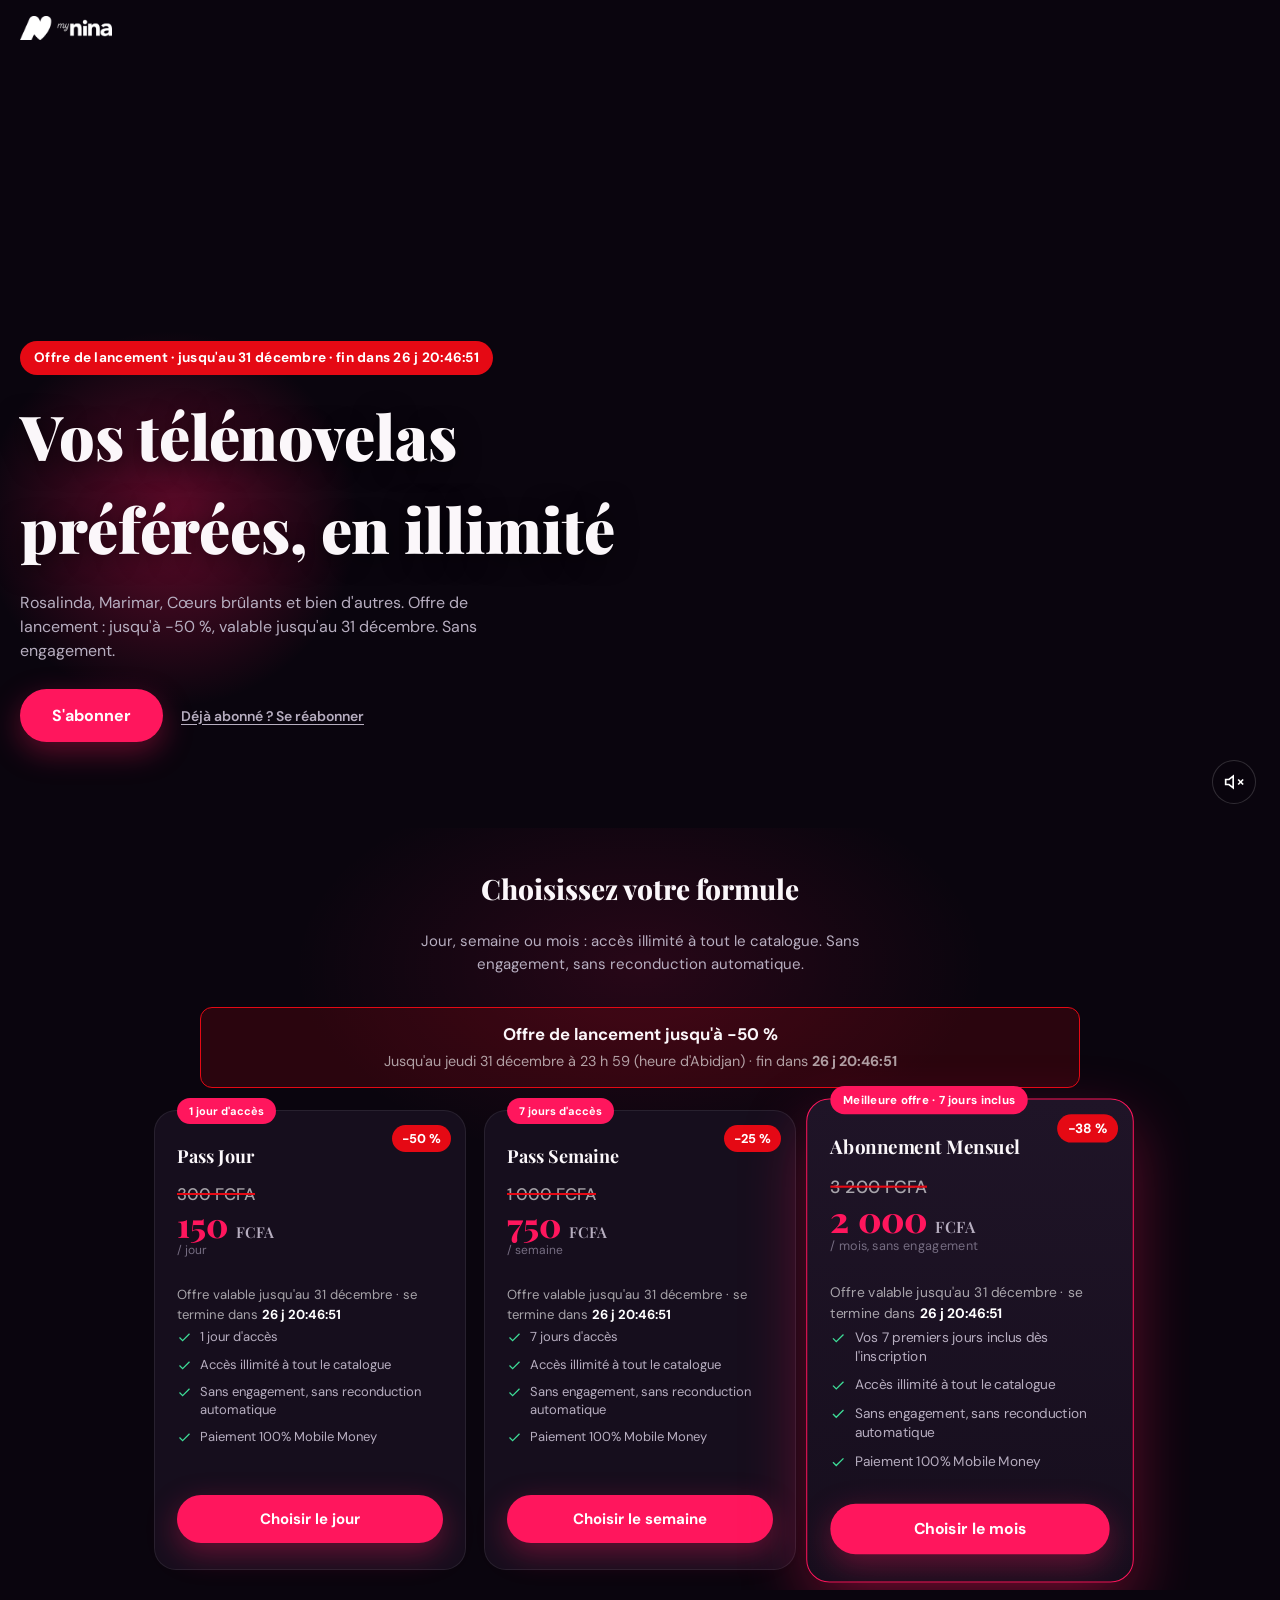
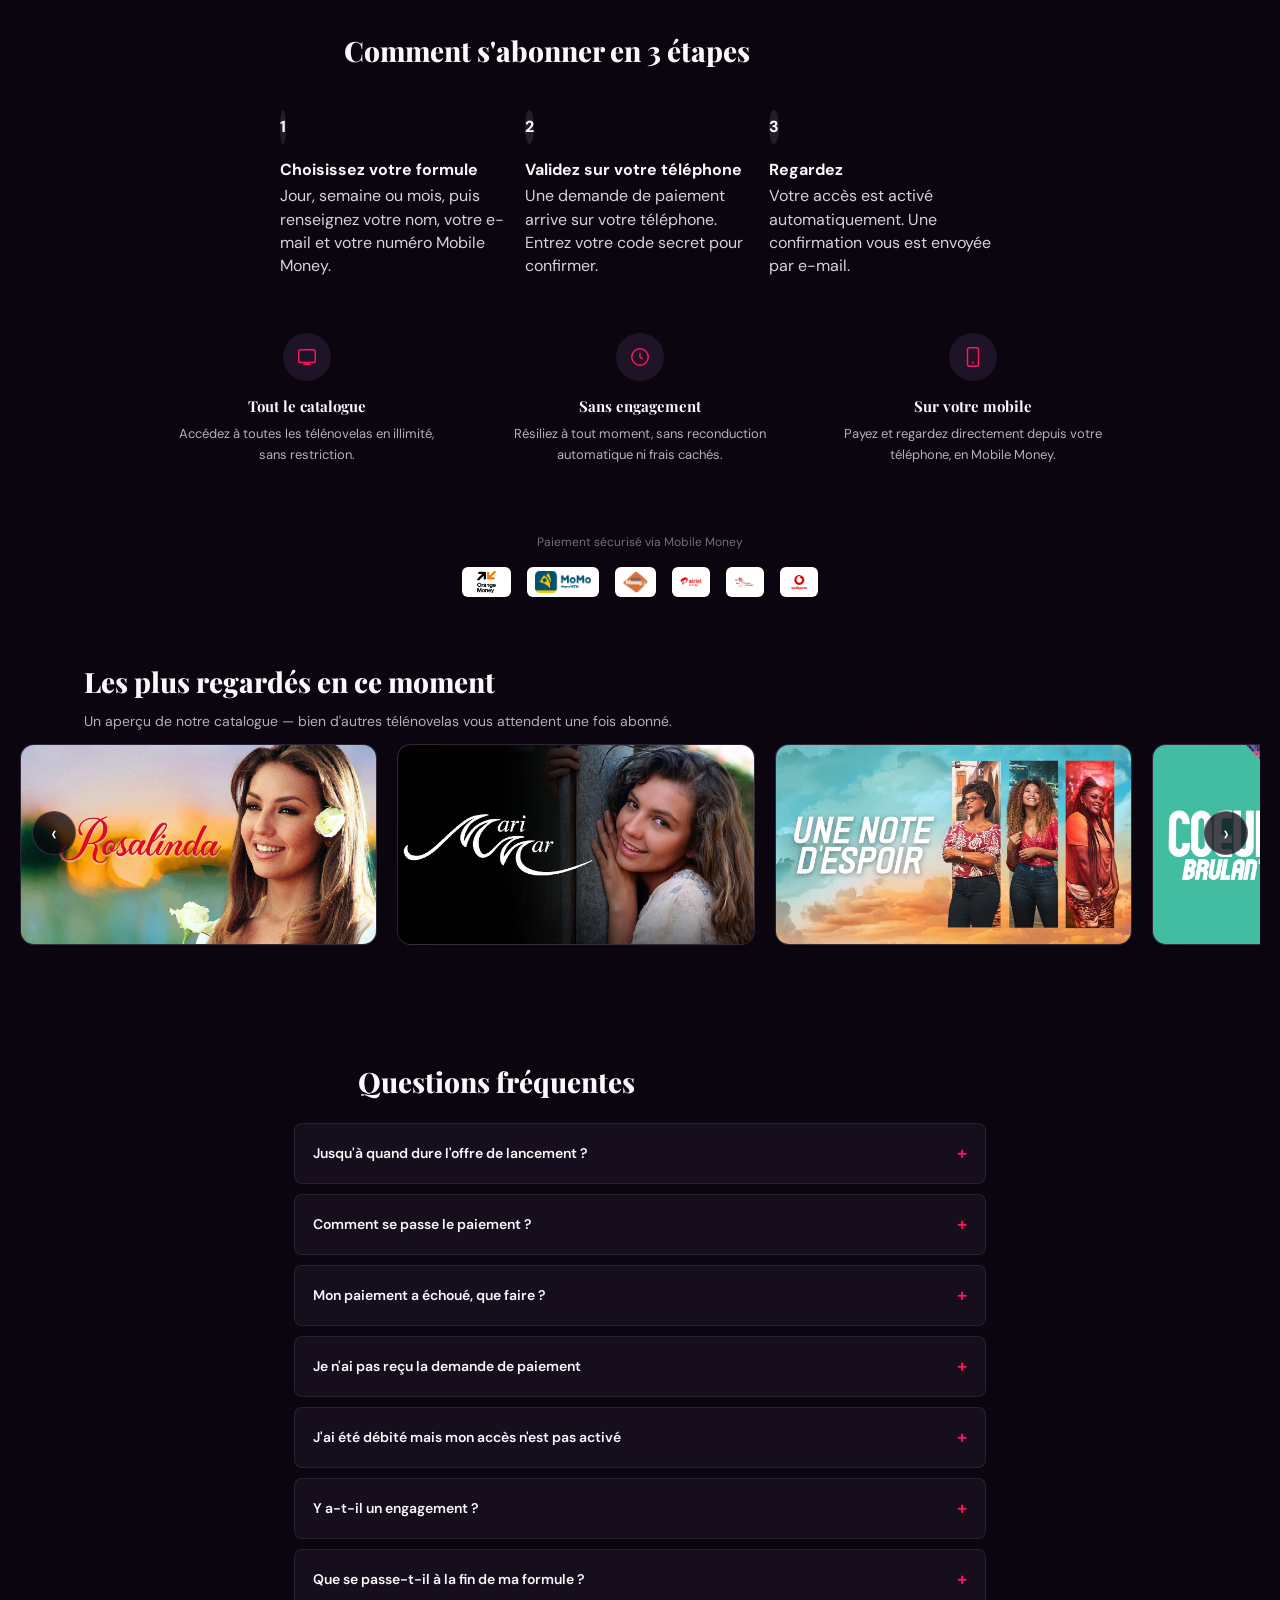
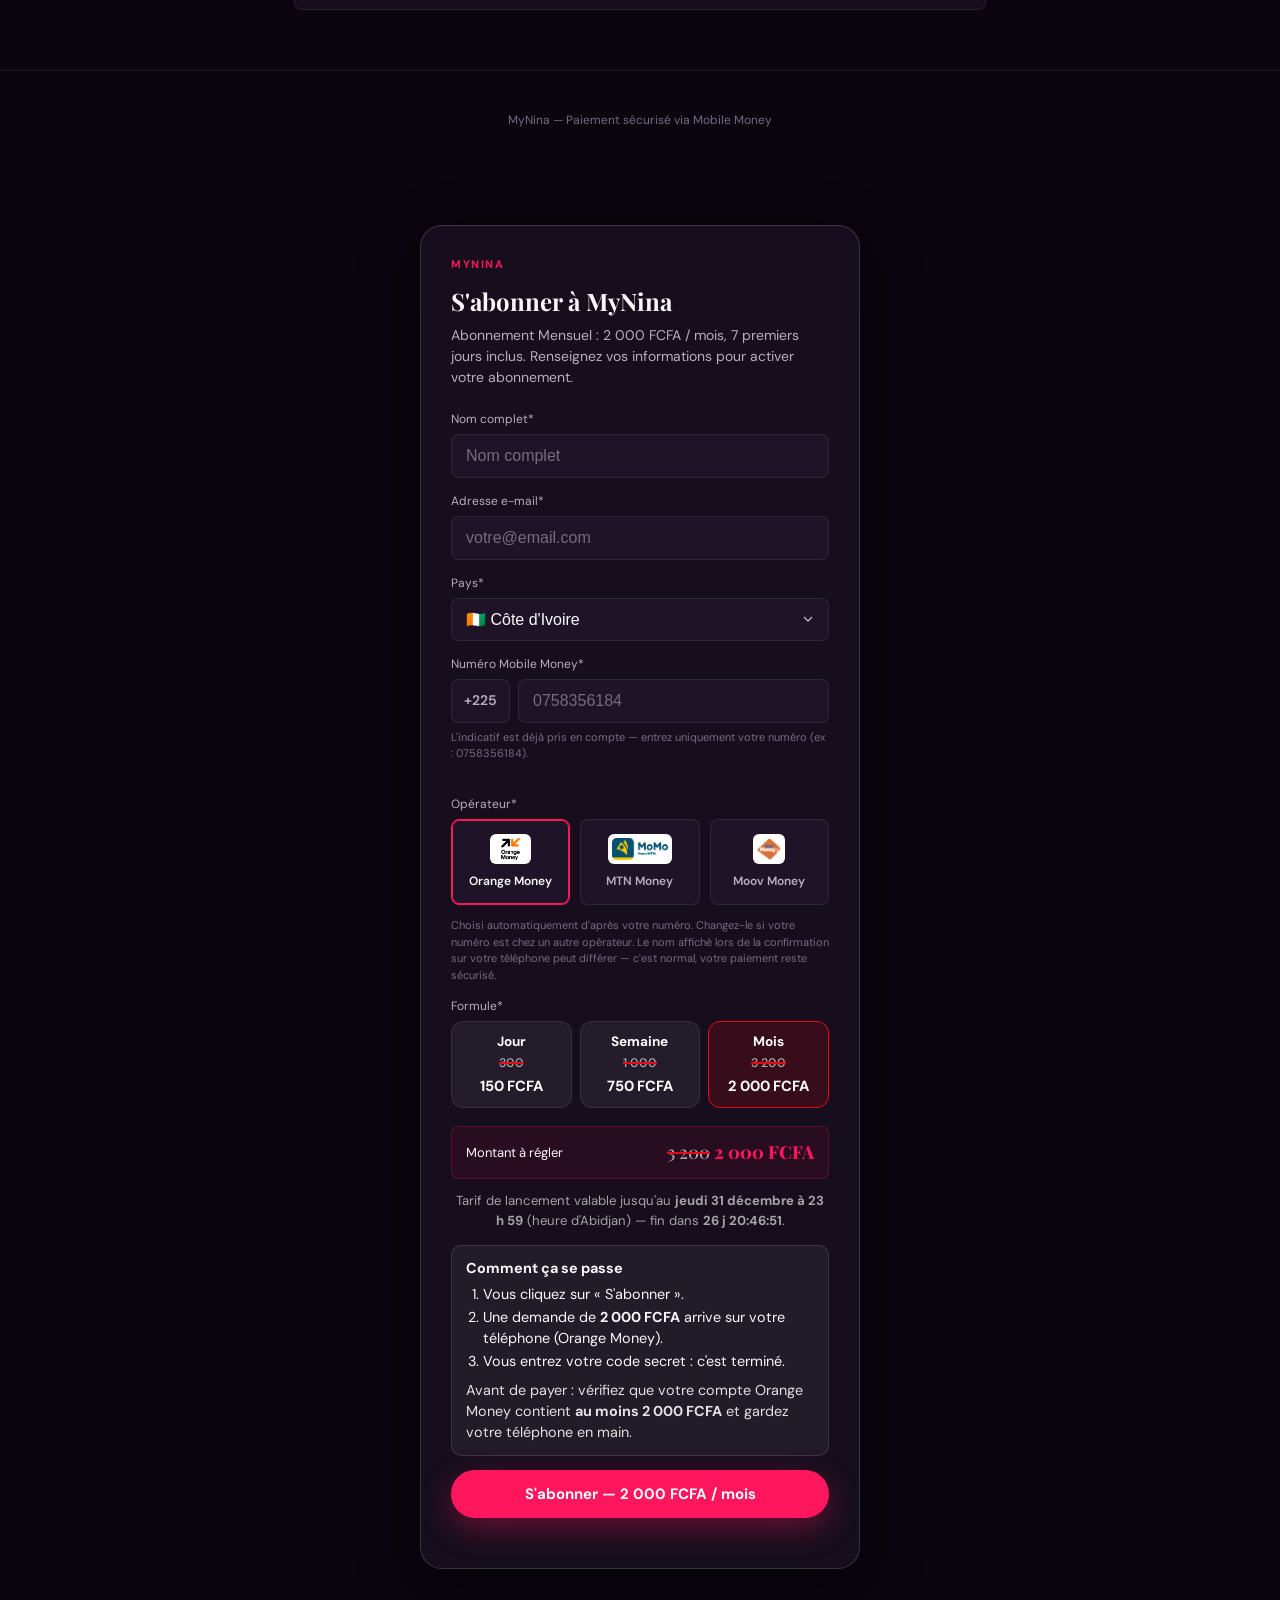
<file: index.html>
<!DOCTYPE html>
<html lang="fr">
<head>
  <!-- Google Tag Manager (même conteneur que mynina.tv) -->
  <script>window.dataLayer = window.dataLayer || [];</script>
  <script>(function(w,d,s,l,i){w[l]=w[l]||[];w[l].push({'gtm.start':new Date().getTime(),event:'gtm.js'});var f=d.getElementsByTagName(s)[0],j=d.createElement(s),dl=l!='dataLayer'?'&l='+l:'';j.async=true;j.src='https://www.googletagmanager.com/gtm.js?id='+i+dl;f.parentNode.insertBefore(j,f);})(window,document,'script','dataLayer','GTM-W4LMJS5');</script>
  <!-- End Google Tag Manager -->
  <meta charset="utf-8" />
  <script>
    // Voir programme.html pour l'explication complète de cette correction.
    document.write('<base href="' + (location.pathname.indexOf("/abonnements") === 0 ? "/abonnements/" : "/") + '">');
  </script>
  <meta name="viewport" content="width=device-width, initial-scale=1, viewport-fit=cover" />
  <title>Abonnement MyNina — Télénovelas en illimité, sans engagement | Mobile Money</title>
  <meta name="description" content="Abonnez-vous à MyNina et regardez vos télénovelas préférées en illimité : Rosalinda, Marimar, Cœurs brûlants et bien d'autres. Formules jour, semaine ou mois, sans engagement. Offre de lancement limitée. Paiement Mobile Money (Orange, MTN, Moov)." />
  <meta name="keywords" content="abonnement mynina, télénovela streaming, mynina.tv, mobile money abonnement, rosalinda streaming, marimar streaming, orange money, mtn momo, moov money, telenovela afrique" />
  <link rel="canonical" href="https://mynina.tv/abonnements/" />
  <meta property="og:title" content="Abonnement MyNina — Télénovelas en illimité, offre de lancement jusqu'au 31 décembre" />
  <meta property="og:description" content="Rosalinda, Marimar, Cœurs brûlants et bien d'autres. Jour, semaine ou mois, sans engagement. Paiement Mobile Money." />
  <meta property="og:type" content="website" />
  <meta property="og:url" content="https://mynina.tv/abonnements/" />
  <meta name="robots" content="index, follow" />
  <link rel="icon" type="image/png" href="assets/favicon-32.png" />
  <link rel="apple-touch-icon" href="assets/favicon-180.png" />

  <link rel="preconnect" href="https://fonts.googleapis.com">
  <link rel="preconnect" href="https://fonts.gstatic.com" crossorigin>
  <link href="https://fonts.googleapis.com/css2?family=Playfair+Display:wght@700;800;900&family=DM+Sans:wght@400;500;700&display=swap" rel="stylesheet">
  <link rel="stylesheet" href="style.css" />
  <link rel="stylesheet" href="offer.css" />
</head>
<body>
  <!-- Google Tag Manager (noscript) -->
  <noscript><iframe src="https://www.googletagmanager.com/ns.html?id=GTM-W4LMJS5" height="0" width="0" style="display:none;visibility:hidden"></iframe></noscript>
  <!-- End Google Tag Manager (noscript) -->
  <header class="nav nav-overlay">
    <div class="nav-inner">
      <div class="nav-brand">
        <img src="assets/logo-mynina-white.png" alt="MyNina" class="nav-logo-img" />
      </div>
    </div>
  </header>

  <!-- HERO vidéo d'accueil -->
  <section class="media-hero">
    <video id="hubHeroVideo" class="media-hero-video" muted loop playsinline autoplay preload="metadata"></video>
    <button class="sound-toggle" id="hubSoundToggle" aria-label="Activer le son"></button>
    <div class="media-hero-content">
      <h1 class="hub-hero-title reveal">Vos télénovelas préférées, en illimité</h1>
      <p class="hub-hero-sub reveal reveal-delay-1">Rosalinda, Marimar, Cœurs brûlants et bien d'autres. Offre de lancement : jusqu'à −50 %, valable jusqu'au 31 décembre. Sans engagement.</p>
      <div class="hero-cta-row reveal reveal-delay-2">
        <button class="btn-primary btn-hero" id="heroSubscribeCta" type="button">S'abonner</button>
        <button class="hero-cta-secondary" id="heroRenewCta" type="button">Déjà abonné ? Se réabonner</button>
      </div>
    </div>
  </section>

  <!-- Offre -->
  <section class="pricing-section">
    <h2 class="section-heading reveal">Choisissez votre formule</h2>
    <p class="pricing-intro reveal reveal-delay-1">Jour, semaine ou mois : accès illimité à tout le catalogue. Sans engagement, sans reconduction automatique.</p>
    <div class="pricing-grid reveal reveal-delay-2" id="hubPricingGrid"></div>
  </section>

  <!-- Comment ça marche -->
  <section class="how-section">
    <h2 class="section-heading reveal">Comment s'abonner en 3 étapes</h2>
    <ol class="how-steps reveal reveal-delay-1">
      <li><span class="how-num">1</span><div><strong>Choisissez votre formule</strong><p>Jour, semaine ou mois, puis renseignez votre nom, votre e-mail et votre numéro Mobile Money.</p></div></li>
      <li><span class="how-num">2</span><div><strong>Validez sur votre téléphone</strong><p>Une demande de paiement arrive sur votre téléphone. Entrez votre code secret pour confirmer.</p></div></li>
      <li><span class="how-num">3</span><div><strong>Regardez</strong><p>Votre accès est activé automatiquement. Une confirmation vous est envoyée par e-mail.</p></div></li>
    </ol>
  </section>

  <!-- Pourquoi s'abonner -->
  <section class="benefits-section">
    <div class="benefit reveal">
      <div class="benefit-icon"><svg viewBox="0 0 24 24" fill="none" stroke="currentColor" stroke-width="1.6"><rect x="3" y="4" width="18" height="14" rx="2"/><path d="M8 20h8M12 18v2"/></svg></div>
      <h3>Tout le catalogue</h3>
      <p>Accédez à toutes les télénovelas en illimité, sans restriction.</p>
    </div>
    <div class="benefit reveal reveal-delay-1">
      <div class="benefit-icon"><svg viewBox="0 0 24 24" fill="none" stroke="currentColor" stroke-width="1.6"><path d="M12 8v4l3 2"/><circle cx="12" cy="12" r="9"/></svg></div>
      <h3>Sans engagement</h3>
      <p>Résiliez à tout moment, sans reconduction automatique ni frais cachés.</p>
    </div>
    <div class="benefit reveal reveal-delay-2">
      <div class="benefit-icon"><svg viewBox="0 0 24 24" fill="none" stroke="currentColor" stroke-width="1.6"><rect x="6" y="2" width="12" height="20" rx="2"/><path d="M11 18h2"/></svg></div>
      <h3>Sur votre mobile</h3>
      <p>Payez et regardez directement depuis votre téléphone, en Mobile Money.</p>
    </div>
  </section>

  <!-- Confiance paiement -->
  <section class="trust-section">
    <p class="trust-label reveal">Paiement sécurisé via Mobile Money</p>
    <div class="trust-logos reveal reveal-delay-1">
      <img src="assets/payment-methods/orange-money.png" alt="Orange Money" />
      <img src="assets/payment-methods/mtn-momo.png" alt="MTN MoMo" />
      <img src="assets/payment-methods/moov-money.png" alt="Moov Money" />
      <img src="assets/payment-methods/airtel-money.png" alt="Airtel Money" />
      <img src="assets/payment-methods/free-money.png" alt="Free Money" />
      <img src="assets/payment-methods/vodacom.png" alt="M-Pesa (Vodacom)" />
      <!-- Wave masqué temporairement (activation en cours chez PawaPay)
      <img src="assets/payment-methods/wave.png" alt="Wave" />
      -->
    </div>
  </section>

  <!-- Carrousel — sélection, pas le catalogue complet -->
  <section class="carousel-section">
    <h2 class="section-heading reveal">Les plus regardés en ce moment</h2>
    <p class="carousel-subheading reveal reveal-delay-1">Un aperçu de notre catalogue — bien d'autres télénovelas vous attendent une fois abonné.</p>
    <div class="carousel-row" id="carouselRow">
      <button class="carousel-arrow carousel-arrow-left" aria-label="Précédent">‹</button>
      <div class="program-carousel" id="programCarousel"></div>
      <button class="carousel-arrow carousel-arrow-right" aria-label="Suivant">›</button>
    </div>
  </section>

  <!-- FAQ -->
  <section class="faq-section">
    <h2 class="section-heading reveal">Questions fréquentes</h2>
    <div class="faq-list reveal reveal-delay-1">
      <details class="faq-item">
        <summary>Jusqu'à quand dure l'offre de lancement ?</summary>
        <p id="faqOffer">Jusqu'au 31 décembre 2026 (23 h 59, heure d'Abidjan), les trois formules sont proposées à prix réduit : le jour à 150 FCFA au lieu de 300, la semaine à 750 FCFA au lieu de 1 000, le mois à 2 000 FCFA au lieu de 3 200. Passé ce délai, les prix normaux s'appliquent. Avec la formule mensuelle, vos 7 premiers jours sont inclus dans le mois payé.</p>
      </details>
      <details class="faq-item">
        <summary>Comment se passe le paiement ?</summary>
        <p>Le paiement se fait par Mobile Money (Orange, MTN, Moov). Vous recevez une demande de confirmation directement sur votre téléphone.</p>
      </details>
      <details class="faq-item">
        <summary>Mon paiement a échoué, que faire ?</summary>
        <p>Les causes les plus fréquentes sont un solde Mobile Money insuffisant, une demande de paiement non validée à temps, ou un mauvais opérateur choisi. Vérifiez votre solde (il faut au moins le montant de la formule), gardez votre téléphone en main, entrez votre code secret dès que la demande arrive, puis réessayez. Si le solde est trop juste, le pass Jour est la formule la moins chère. Aucun montant n'est débité tant que le paiement n'est pas confirmé.</p>
      </details>
      <details class="faq-item">
        <summary>Je n'ai pas reçu la demande de paiement</summary>
        <p>Vérifiez que votre numéro est correct (10 chiffres, en commençant par 0) et que l'opérateur choisi est bien le vôtre. Assurez-vous que votre téléphone a du réseau et regardez aussi dans votre application Mobile Money. Si rien n'arrive, écrivez-nous via le chat : nous vous aidons tout de suite.</p>
      </details>
      <details class="faq-item">
        <summary>J'ai été débité mais mon accès n'est pas activé</summary>
        <p>L'activation peut prendre quelques instants après la confirmation. Si rien n'a changé après quelques minutes, contactez-nous via le chat avec votre e-mail et votre numéro : nous vérifions votre paiement et activons votre accès.</p>
      </details>
      <details class="faq-item">
        <summary>Y a-t-il un engagement ?</summary>
        <p>Aucun. Chaque formule (jour, semaine ou mois) est payée une seule fois et n'est jamais reconduite automatiquement — vous revenez simplement quand vous le souhaitez.</p>
      </details>
      <details class="faq-item">
        <summary>Que se passe-t-il à la fin de ma formule ?</summary>
        <p>Votre accès s'arrête simplement. Revenez quand vous voulez pour reprendre un abonnement.</p>
      </details>
    </div>
  </section>

  <footer class="footer">MyNina — Paiement sécurisé via Mobile Money</footer>

  <!-- Formulaire de paiement — section statique (plus de popup, pour la stabilité mobile) -->
  <section class="payment-section" id="paymentSection">
    <div class="payment-card">
      <div class="step-form active" id="stepForm">
        <div class="modal-eyebrow">MyNina</div>
        <h3 id="modalTitle">S'abonner à MyNina</h3>
        <p class="modal-sub">Choisissez votre formule et renseignez vos informations pour activer votre abonnement.</p>

        <form id="accountForm" novalidate>
          <div class="field">
            <label for="fullName">Nom complet*</label>
            <input id="fullName" name="fullName" type="text" placeholder="Nom complet" required autocomplete="name" />
          </div>
          <div class="field">
            <label for="email">Adresse e-mail*</label>
            <input id="email" name="email" type="email" placeholder="votre@email.com" required autocomplete="email" autocapitalize="none" spellcheck="false" inputmode="email" />
            <small class="field-hint" id="emailHint" aria-live="polite"></small>
          </div>
          <div class="field">
            <label for="country">Pays*</label>
            <select id="country" name="country" required></select>
          </div>
          <div class="field">
            <label for="phone">Numéro Mobile Money*</label>
            <div class="phone-group">
              <span class="phone-dial" id="phoneDial">+225</span>
              <input id="phone" name="phone" type="tel" placeholder="0758356184" inputmode="numeric" required autocomplete="tel" />
            </div>
            <small class="field-hint">L'indicatif est déjà pris en compte — entrez uniquement votre numéro (ex : 0758356184).</small>
            <small class="field-hint phone-hint" id="phoneHint" aria-live="polite"></small>
          </div>
          <div class="field">
            <label id="operatorLabel">Opérateur*</label>
            <div class="operator-cards" id="operatorGroup"></div>
            <small class="field-hint">Choisi automatiquement d'après votre numéro. Changez-le si votre numéro est chez un autre opérateur. Le nom affiché lors de la confirmation sur votre téléphone peut différer — c'est normal, votre paiement reste sécurisé.</small>
          </div>

          <div class="price-row">
            <span>Montant à régler</span>
            <span class="amount" id="priceAmount"></span>
          </div>

          <div class="pay-guide" id="payGuide"></div>

          <button class="btn-primary" id="submitBtn" type="submit" style="width:100%;"></button>
          <div class="form-note" id="formNote"></div>
        </form>
      </div>

      <div class="modal-status" id="stepStatus"></div>
    </div>
  </section>

  <script src="app.js"></script>
  <script>
    document.getElementById("submitBtn").textContent = submitLabel();
  </script>
<script type="module" src="https://static.cloudflareinsights.com/beacon.min.js/vce701823e78c4301a35b7e07294d87301792088814092" integrity="sha512-UKNk8GbxkABxKcXYuLkO16EleLGUkcvJWtpSNmExE0Too3ZaFAxTscNWEc1OdAv5/BikHawapSCaiD2XCmp+Bw==" data-cf-beacon='{"version":"2024.11.0","token":"2b485b1dfaad41bba8f346fb72611021","r":1,"spa":2}' crossorigin="anonymous"></script>
</body>
</html>
</file>
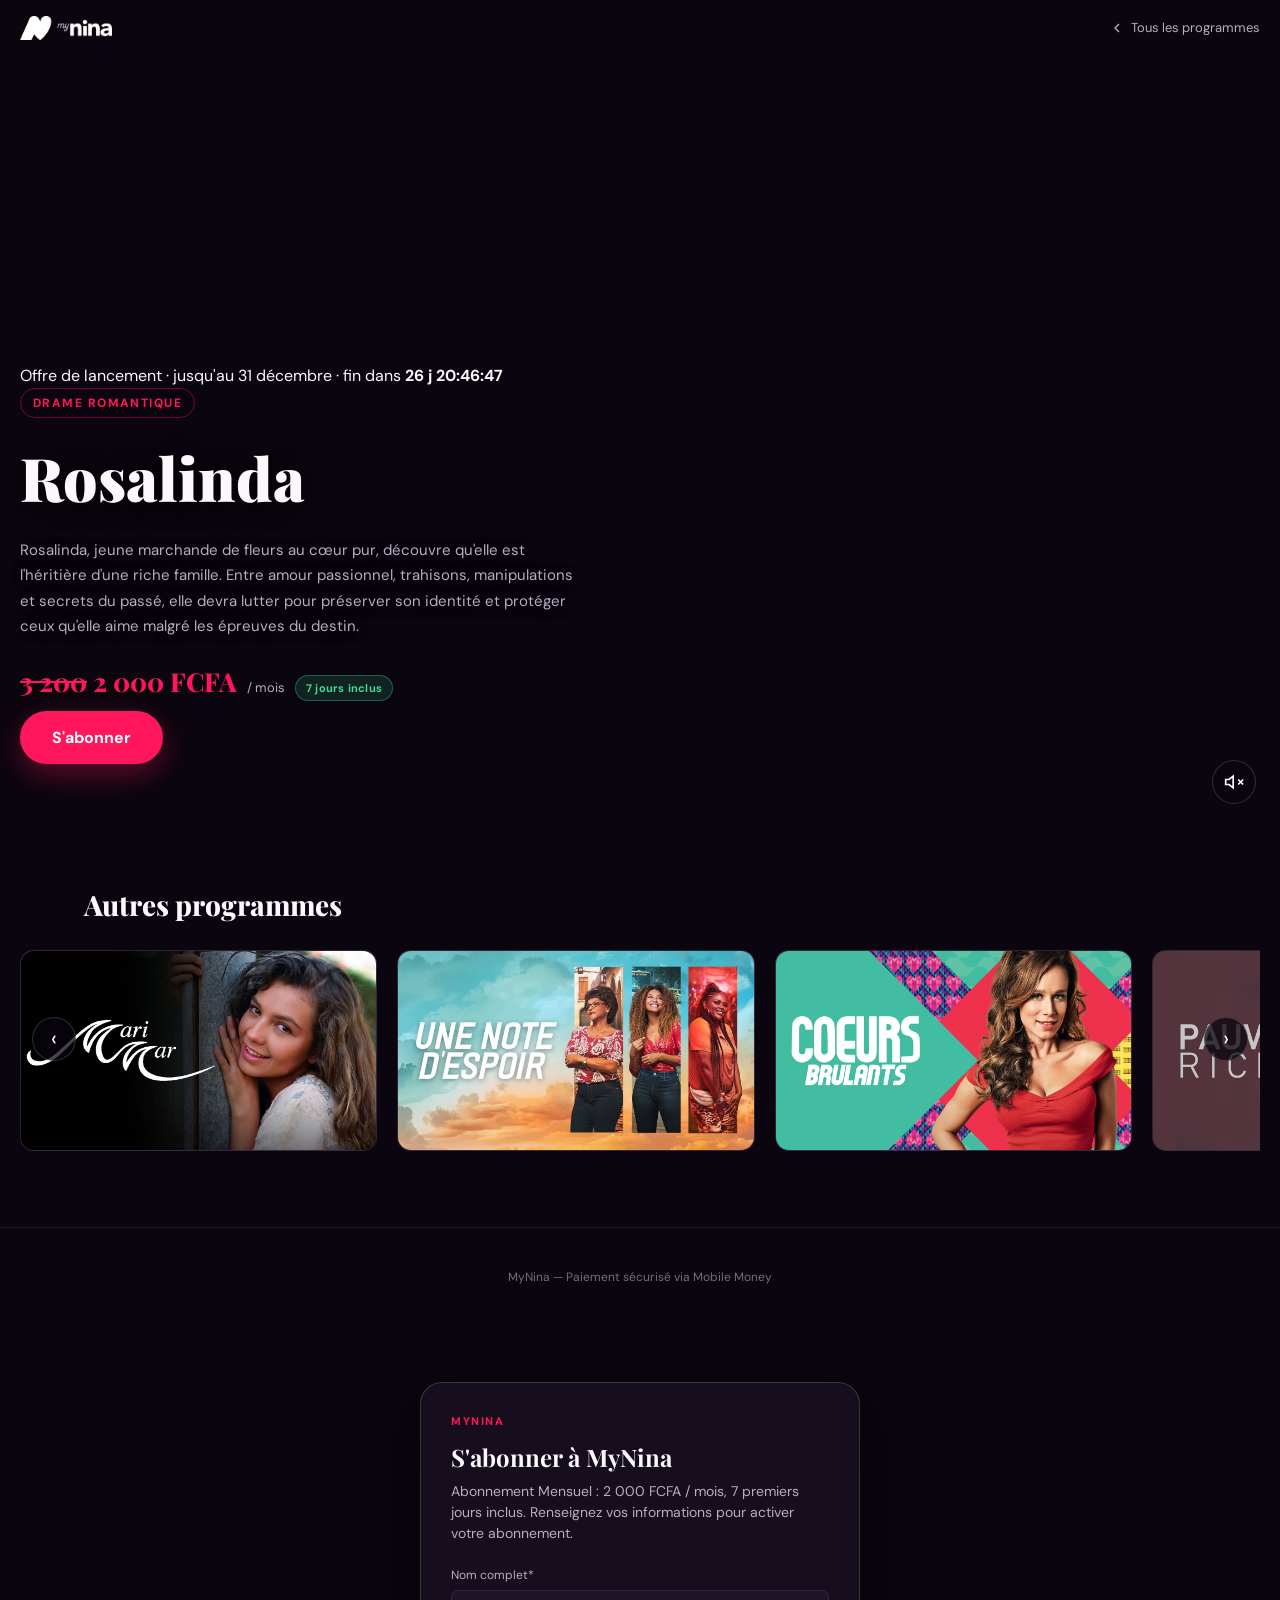
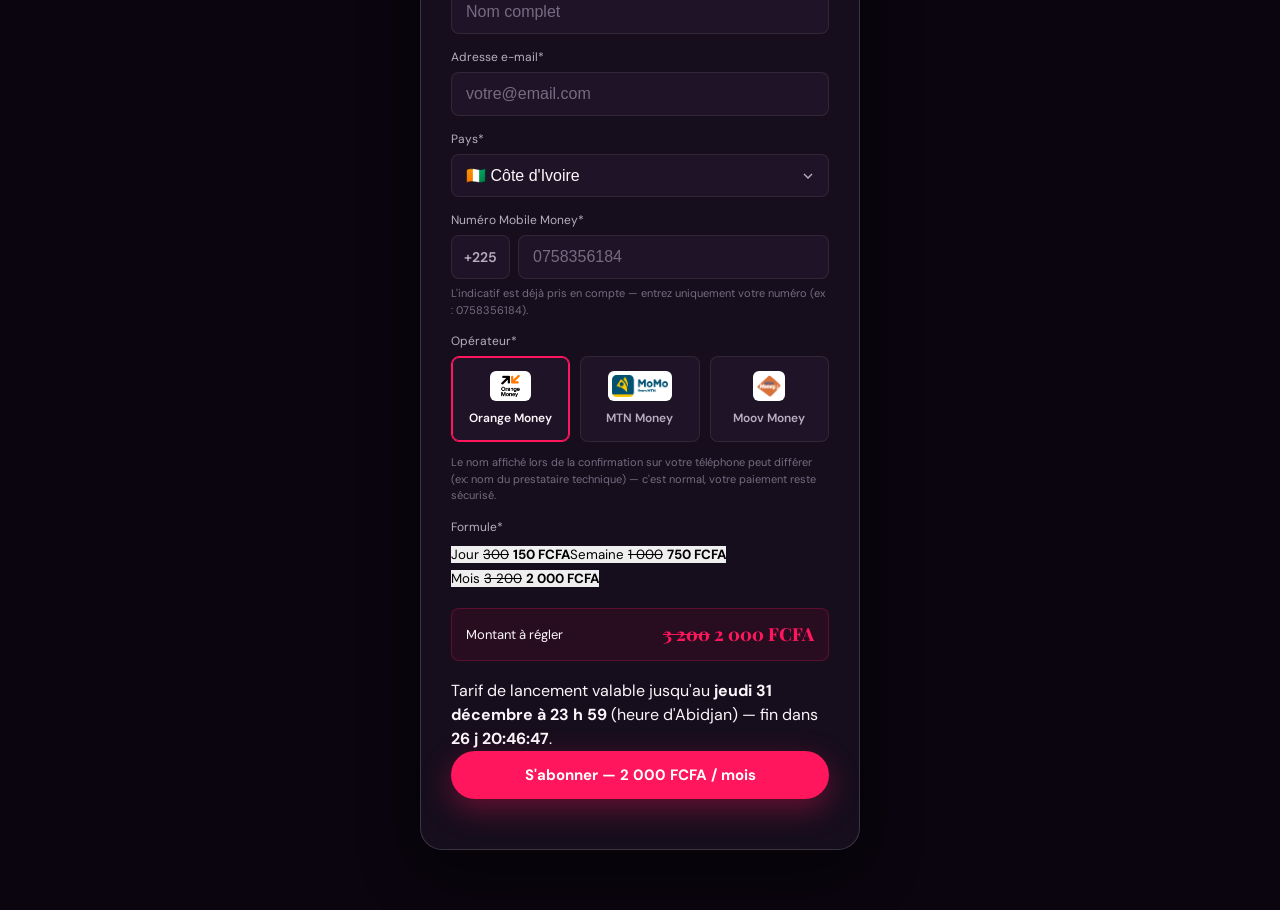
<file: programme.html>
<!DOCTYPE html>
<html lang="fr">
<head>
  <meta charset="utf-8" />
  <script>
    // Corrige la résolution des chemins relatifs (style.css, assets/...) quelle que soit
    // la profondeur de l'URL affichée (ex: /programmes/rosalinda) ou le sous-répertoire
    // de déploiement (ex: mynina.tv/abonnements). Doit s'exécuter AVANT tout <link>/<script src>.
    document.write('<base href="' + (location.pathname.indexOf("/abonnements") === 0 ? "/abonnements/" : "/") + '">');
  </script>
  <meta name="viewport" content="width=device-width, initial-scale=1, viewport-fit=cover" />
  <title>MyNina</title>
  <meta name="description" content="Regardez cette télénovela sur MyNina." />
  <link rel="icon" type="image/png" href="assets/favicon-32.png" />
  <link rel="apple-touch-icon" href="assets/favicon-180.png" />

  <link rel="preconnect" href="https://fonts.googleapis.com">
  <link rel="preconnect" href="https://fonts.gstatic.com" crossorigin>
  <link href="https://fonts.googleapis.com/css2?family=Playfair+Display:wght@700;800;900&family=DM+Sans:wght@400;500;700&display=swap" rel="stylesheet">
  <link rel="stylesheet" href="style.css" />
</head>
<body>
  <header class="nav nav-overlay">
    <div class="nav-inner">
      <div class="nav-brand">
        <img src="assets/logo-mynina-white.png" alt="MyNina" class="nav-logo-img" />
      </div>
      <a href="/" class="nav-back" id="navBackLink">
        <svg viewBox="0 0 24 24"><path d="M15 18l-6-6 6-6"/></svg>
        Tous les programmes
      </a>
    </div>
  </header>

  <!-- HERO façon Netflix/Prime : bande-annonce en fond, titre + CTA par-dessus -->
  <section class="media-hero" id="programHero">
    <video id="heroVideo" class="media-hero-video" muted loop playsinline autoplay preload="metadata"></video>
    <button class="sound-toggle" id="heroSoundToggle" aria-label="Activer le son"></button>
    <div class="media-hero-content">
      <span class="genre-pill reveal" id="genrePill">—</span>
      <h1 class="hero-title reveal reveal-delay-1" id="seriesTitle">—</h1>
      <p class="synopsis-text hero-synopsis reveal reveal-delay-2" id="synopsisText"></p>

      <div class="hero-price-row reveal reveal-delay-3">
        <span class="price-new" id="heroPrice"></span>
        <span class="price-per" id="heroPriceSuffix"></span>
        <span class="trial-badge">7 jours inclus</span>
      </div>
      <div class="reveal reveal-delay-4">
        <button class="btn-primary btn-hero" id="convertCta" type="button">S'abonner</button>
      </div>
    </div>
  </section>

  <!-- Autres programmes -->
  <section class="carousel-section">
    <h2 class="section-heading reveal">Autres programmes</h2>
    <div class="carousel-row" id="otherProgramsRow">
      <button class="carousel-arrow carousel-arrow-left" aria-label="Précédent">‹</button>
      <div class="program-carousel" id="otherProgramsCarousel"></div>
      <button class="carousel-arrow carousel-arrow-right" aria-label="Suivant">›</button>
    </div>
  </section>

  <footer class="footer">MyNina — Paiement sécurisé via Mobile Money</footer>

  <!-- Formulaire de paiement — section statique (plus de popup, pour la stabilité mobile) -->
  <section class="payment-section" id="paymentSection">
    <div class="payment-card">
      <div class="step-form active" id="stepForm">
        <div class="modal-eyebrow">MyNina</div>
        <h3 id="modalTitle">S'abonner à MyNina</h3>
        <p class="modal-sub">3 200 FCFA/mois, 7 premiers jours inclus. Renseignez vos informations pour activer votre abonnement.</p>

        <form id="accountForm" novalidate>
          <div class="field">
            <label for="fullName">Nom complet*</label>
            <input id="fullName" name="fullName" type="text" placeholder="Nom complet" required autocomplete="name" />
          </div>
          <div class="field">
            <label for="email">Adresse e-mail*</label>
            <input id="email" name="email" type="email" placeholder="votre@email.com" required autocomplete="email" />
          </div>
          <div class="field">
            <label for="country">Pays*</label>
            <select id="country" name="country" required></select>
          </div>
          <div class="field">
            <label for="phone">Numéro Mobile Money*</label>
            <div class="phone-group">
              <span class="phone-dial" id="phoneDial">+225</span>
              <input id="phone" name="phone" type="tel" placeholder="0758356184" inputmode="numeric" required autocomplete="tel" />
            </div>
            <small class="field-hint">L'indicatif est déjà pris en compte — entrez uniquement votre numéro (ex : 0758356184).</small>
          </div>
          <div class="field">
            <label>Opérateur*</label>
            <div class="operator-cards" id="operatorGroup"></div>
            <small class="field-hint">Le nom affiché lors de la confirmation sur votre téléphone peut différer (ex: nom du prestataire technique) — c'est normal, votre paiement reste sécurisé.</small>
          </div>

          <div class="price-row">
            <span>Montant à régler</span>
            <span class="amount" id="priceAmount"></span>
          </div>

          <button class="btn-primary" id="submitBtn" type="submit" style="width:100%;"></button>
          <div class="form-note" id="formNote"></div>
        </form>
      </div>

      <div class="modal-status" id="stepStatus"></div>
    </div>
  </section>

  <script src="app.js"></script>
  <script>
    document.getElementById("submitBtn").textContent = `S'abonner — ${currentPrice()} ${PAYMENT_CURRENCY_LABEL}/mois`;
  </script>
</body>
</html>
</file>
<file: style.css>
/* ==========================================================================
   MyNina — Landing multi-programmes — Design tokens
   ========================================================================== */
:root {
  --bg-void: #0A050E;
  --bg-panel: #160E1D;
  --bg-panel-2: #1F1427;
  --bg-panel-3: #291A33;
  --violet: #542B5E;
  --violet-soft: #3A2244;
  --rose: #FF165D;
  --rose-dim: #B4104A;
  --rose-glow: rgba(255, 22, 93, 0.35);
  --text-primary: #FBF7FA;
  --text-secondary: #B7AEC0;
  --text-tertiary: #756C81;
  --border: rgba(255, 255, 255, 0.08);
  --border-strong: rgba(255, 255, 255, 0.16);
  --success: #3DDC97;
  --danger: #FF5D77;
  --font-display: "Playfair Display", "Georgia", serif;
  --font-body: "DM Sans", -apple-system, BlinkMacSystemFont, "Segoe UI", sans-serif;
  --radius-sm: 8px;
  --radius-md: 14px;
  --radius-lg: 22px;
  --shadow-soft: 0 20px 60px rgba(0, 0, 0, 0.45);
}

* { box-sizing: border-box; margin: 0; padding: 0; }
html { scroll-behavior: smooth; scroll-padding-top: env(safe-area-inset-top, 0px); }
body {
  background: var(--bg-void);
  color: var(--text-primary);
  font-family: var(--font-body);
  line-height: 1.5;
  min-height: 100vh;
  min-height: 100dvh;
  -webkit-font-smoothing: antialiased;
  overflow-x: hidden;
  padding-bottom: env(safe-area-inset-bottom, 0px);
}
a { color: inherit; text-decoration: none; }
img { max-width: 100%; display: block; }
button { font-family: inherit; cursor: pointer; border: none; }
:focus-visible { outline: 2px solid var(--rose); outline-offset: 3px; }

/* Animations d'apparition au scroll */
.reveal { opacity: 0; transform: translateY(28px); transition: opacity 0.7s ease, transform 0.7s ease; }
.reveal.in { opacity: 1; transform: none; }
.reveal-delay-1 { transition-delay: 0.08s; }
.reveal-delay-2 { transition-delay: 0.16s; }
.reveal-delay-3 { transition-delay: 0.24s; }
.reveal-delay-4 { transition-delay: 0.32s; }

@media (prefers-reduced-motion: reduce) {
  *, *::before, *::after { animation-duration: 0.001ms !important; transition-duration: 0.001ms !important; }
  .reveal { opacity: 1; transform: none; }
}

/* ==========================================================================
   Header
   ========================================================================== */
.nav {
  position: sticky; top: 0; z-index: 40;
  background: rgba(10, 5, 14, 0.72);
  backdrop-filter: blur(14px);
  border-bottom: 1px solid var(--border);
  transition: background 0.3s ease;
  padding-top: env(safe-area-inset-top, 0px);
}
.nav-overlay {
  position: absolute; top: 0; left: 0; right: 0;
  background: linear-gradient(180deg, rgba(10,5,14,0.75), transparent);
  border: none; backdrop-filter: none;
  padding-top: env(safe-area-inset-top, 0px);
}
.nav-inner { display: flex; align-items: center; justify-content: space-between; padding: 16px 20px; }
.nav-brand { display: flex; align-items: center; gap: 12px; }
.nav-logo-img { height: 24px; width: auto; }
.nav-back { font-size: 13px; color: var(--text-secondary); display: flex; align-items: center; gap: 6px; transition: color 0.2s ease; }
.nav-back:hover { color: var(--text-primary); }
.nav-back svg { width: 16px; height: 16px; stroke: currentColor; fill: none; stroke-width: 2; }

/* ==========================================================================
   Hero vidéo (accueil + page programme) avec bouton son
   ========================================================================== */
.media-hero {
  position: relative; overflow: hidden; display: flex; align-items: flex-end;
  min-height: 92vh; /* repli pour navigateurs ne supportant pas dvh */
  min-height: 92dvh; /* hauteur de viewport "réelle" — stable même quand la barre d'adresse mobile apparaît/disparaît */
}
.media-hero-video { position: absolute; inset: 0; width: 100%; height: 100%; object-fit: cover; }
.media-hero::after {
  content: ""; position: absolute; inset: 0;
  background: linear-gradient(180deg, rgba(10,5,14,0.35) 0%, rgba(10,5,14,0.35) 40%, var(--bg-void) 96%),
              linear-gradient(90deg, rgba(10,5,14,0.75) 0%, rgba(10,5,14,0.15) 55%);
  pointer-events: none;
}
.media-hero-content { position: relative; z-index: 2; padding: 0 20px calc(64px + env(safe-area-inset-bottom, 0px)); max-width: 720px; }
.sound-toggle {
  position: absolute; bottom: calc(24px + env(safe-area-inset-bottom, 0px)); right: 24px; z-index: 3;
  width: 44px; height: 44px; border-radius: 50%;
  background: rgba(10,5,14,0.55); border: 1px solid var(--border-strong);
  display: flex; align-items: center; justify-content: center; color: #fff;
  transition: background 0.2s ease, transform 0.2s ease;
}
.sound-toggle:hover { background: rgba(10,5,14,0.8); transform: scale(1.06); }
.sound-toggle svg { width: 20px; height: 20px; }

/* ==========================================================================
   HUB — hero d'accueil
   ========================================================================== */
.hub-hero-eyebrow { font-size: 12px; font-weight: 700; letter-spacing: 0.18em; text-transform: uppercase; color: var(--rose); margin-bottom: 12px; }
.hub-hero-title {
  position: relative; font-family: var(--font-display); font-weight: 900;
  font-size: clamp(34px, 7vw, 62px); margin-bottom: 16px;
  text-shadow: 0 4px 24px rgba(0,0,0,0.6);
}
.hub-hero-title::before {
  content: ""; position: absolute; left: -40px; top: -60px; width: 380px; height: 380px;
  background: radial-gradient(circle, var(--rose-glow) 0%, transparent 70%);
  z-index: -1; pointer-events: none;
}
.hub-hero-sub { color: var(--text-secondary); font-size: 16px; max-width: 520px; margin-bottom: 26px; }
.hero-cta-row { display: flex; align-items: center; gap: 18px; flex-wrap: wrap; margin-bottom: 22px; }
.hero-cta-secondary {
  background: none; color: var(--text-secondary); font-size: 14px; font-weight: 600;
  text-decoration: underline; text-underline-offset: 3px; transition: color 0.2s ease;
}
.hero-cta-secondary:hover { color: var(--text-primary); }
/* ==========================================================================
   Carrousel — 3 cartes visibles, plus grandes, avec animations
   ========================================================================== */
.carousel-section { padding: 56px 0 60px; max-width: 1240px; margin: 0 auto; }
.section-heading {
  padding: 0 64px 20px; font-family: var(--font-display); font-weight: 800;
  font-size: clamp(20px, 3vw, 28px);
}
.carousel-row { position: relative; }
.program-carousel {
  display: flex; gap: 20px; overflow-x: auto; scroll-snap-type: x mandatory;
  padding: 4px 64px 16px; scrollbar-width: none;
}
.program-carousel::-webkit-scrollbar { display: none; }
.carousel-arrow {
  position: absolute; top: 42%; transform: translateY(-50%);
  width: 44px; height: 44px; border-radius: 50%;
  background: rgba(10,5,14,0.75); border: 1px solid var(--border-strong);
  color: #fff; font-size: 22px; z-index: 5;
  display: flex; align-items: center; justify-content: center;
  transition: background 0.2s ease, transform 0.2s ease;
}
.carousel-arrow:hover { background: var(--rose); transform: translateY(-50%) scale(1.08); }
.carousel-arrow-left { left: 12px; }
.carousel-arrow-right { right: 12px; }

.program-card {
  position: relative; scroll-snap-align: start;
  flex: 0 0 calc((100% - 40px) / 3);
  border-radius: var(--radius-md); overflow: hidden;
  aspect-ratio: 16 / 9;
  border: 1px solid var(--border);
  background: linear-gradient(160deg, var(--bg-panel-3), var(--bg-panel));
  transition: transform 0.3s ease, border-color 0.3s ease, box-shadow 0.3s ease;
}
.program-card:hover { transform: translateY(-6px) scale(1.03); border-color: rgba(255, 22, 93, 0.5); box-shadow: 0 16px 40px rgba(255,22,93,0.25); z-index: 2; }
.program-card-poster, .program-card-video { position: absolute; inset: 0; width: 100%; height: 100%; object-fit: cover; }
.program-card-video { opacity: 0; transition: opacity 0.3s ease; }
.program-card:hover .program-card-video { opacity: 1; }
.program-card-overlay {
  position: absolute; inset: 0; z-index: 2;
  background: linear-gradient(180deg, rgba(10,5,14,0) 45%, rgba(10,5,14,0.92) 100%);
  display: flex; align-items: flex-end; padding: 16px;
  opacity: 0; transition: opacity 0.3s ease;
}
.program-card:hover .program-card-overlay { opacity: 1; }
.program-card-title { font-family: var(--font-display); font-weight: 800; font-size: 17px; color: #fff; }

@media (max-width: 900px) {
  .program-card { flex: 0 0 calc((100% - 20px) / 2); }
}
@media (max-width: 560px) {
  .program-card { flex: 0 0 84%; }
  .program-carousel { padding: 4px 44px 16px; }
  .section-heading { padding: 0 44px 16px; }
  .carousel-arrow { width: 34px; height: 34px; font-size: 17px; }
}

/* ==========================================================================
   Page détail programme — contenu sous le hero
   ========================================================================== */
.genre-pill {
  display: inline-block; font-size: 12px; font-weight: 700; letter-spacing: 0.12em; text-transform: uppercase;
  color: var(--rose); border: 1px solid rgba(255, 22, 93, 0.4); border-radius: 999px; padding: 5px 12px;
  margin-bottom: 14px;
}
.hero-title {
  font-family: var(--font-display); font-weight: 900;
  font-size: clamp(34px, 7vw, 60px); margin-bottom: 16px;
  text-shadow: 0 4px 24px rgba(0,0,0,0.6);
}
.synopsis-text { color: var(--text-secondary); font-size: 15px; line-height: 1.7; }
.hero-synopsis { max-width: 560px; margin-bottom: 22px; text-shadow: 0 2px 12px rgba(0,0,0,0.5); }

.hero-price-row { display: flex; align-items: baseline; gap: 10px; margin-bottom: 10px; flex-wrap: wrap; }
.trial-badge {
  background: rgba(61, 220, 151, 0.14); color: var(--success); border: 1px solid rgba(61, 220, 151, 0.35);
  font-size: 11px; font-weight: 700; padding: 4px 10px; border-radius: 999px; letter-spacing: 0.02em;
}
.price-new { font-family: var(--font-display); font-weight: 800; font-size: 26px; color: var(--rose); }
.price-per { color: var(--text-secondary); font-size: 13px; }

.btn-primary {
  background: var(--rose); color: #fff; font-weight: 700; font-size: 15px;
  padding: 14px 26px; border-radius: 999px; white-space: nowrap;
  transition: transform 0.2s ease, box-shadow 0.2s ease;
  box-shadow: 0 10px 30px var(--rose-glow);
}
.btn-primary:hover { transform: translateY(-2px) scale(1.02); box-shadow: 0 16px 40px var(--rose-glow); }
.btn-primary:disabled { opacity: 0.55; cursor: not-allowed; transform: none; box-shadow: none; }
.btn-hero { font-size: 16px; padding: 16px 32px; }

/* ==========================================================================
   Formulaire de paiement — section statique (plus de popup, pour la stabilité
   mobile : les overlays position:fixed sont une source classique de bugs avec
   le clavier virtuel et le défilement sur mobile Safari/Chrome).
   ========================================================================== */
.payment-section { padding: 40px 16px 60px; display: flex; justify-content: center; }
.payment-card {
  width: 100%; max-width: 440px;
  background: var(--bg-panel); border: 1px solid var(--border-strong);
  border-radius: var(--radius-lg); padding: 30px; box-shadow: var(--shadow-soft);
}
.modal-eyebrow { font-size: 11px; text-transform: uppercase; letter-spacing: 0.14em; color: var(--rose); font-weight: 700; margin-bottom: 10px; }
.payment-card h3 { font-family: var(--font-display); font-size: 24px; margin-bottom: 6px; }
.payment-card .modal-sub { color: var(--text-secondary); font-size: 14px; margin-bottom: 22px; }

.field { margin-bottom: 14px; }
.field label { display: block; font-size: 12px; color: var(--text-secondary); margin-bottom: 6px; }
.field input {
  width: 100%; background: var(--bg-panel-2); border: 1px solid var(--border); border-radius: var(--radius-sm);
  padding: 12px 14px; color: var(--text-primary); font-size: 16px; transition: border-color 0.15s ease;
}
.field input::placeholder { color: var(--text-tertiary); }
.field input:focus { border-color: var(--rose); }
/* 16px minimum sur les champs : en dessous, iOS Safari zoome automatiquement
   la page au moment où le clavier s'ouvre — désagréable et déstabilisant
   sur mobile, là où l'essentiel des paiements se fait. */

.field select {
  width: 100%; background: var(--bg-panel-2); border: 1px solid var(--border); border-radius: var(--radius-sm);
  padding: 12px 14px; color: var(--text-primary); font-size: 16px; appearance: none;
  background-image: url("data:image/svg+xml;utf8,<svg xmlns='http://www.w3.org/2000/svg' width='16' height='16' viewBox='0 0 24 24' fill='none' stroke='%23B7AEC0' stroke-width='2'><path d='M6 9l6 6 6-6'/></svg>");
  background-repeat: no-repeat; background-position: right 12px center;
}
.field select:focus { border-color: var(--rose); }

.phone-group { display: flex; gap: 8px; }
.phone-dial {
  flex: 0 0 auto; display: flex; align-items: center; padding: 0 12px;
  background: var(--bg-panel-2); border: 1px solid var(--border); border-radius: var(--radius-sm);
  color: var(--text-secondary); font-size: 14px; font-weight: 600; white-space: nowrap;
}
.phone-group input { flex: 1; min-width: 0; }
.field-hint { display: block; margin-top: 6px; font-size: 11px; color: var(--text-tertiary); }

.operator-cards { display: grid; grid-template-columns: repeat(auto-fit, minmax(100px, 1fr)); gap: 10px; }
.operator-card {
  border: 1px solid var(--border); border-radius: var(--radius-sm); padding: 14px 10px;
  text-align: center; cursor: pointer; background: var(--bg-panel-2);
  transition: border-color 0.15s ease, transform 0.15s ease;
}
.operator-card input { display: none; }
.operator-card:hover { transform: translateY(-2px); }
.operator-card.is-selected { border-color: var(--rose); box-shadow: inset 0 0 0 1px var(--rose); }
.operator-badge {
  width: 36px; height: 36px; border-radius: 50%; margin: 0 auto 8px;
  display: flex; align-items: center; justify-content: center;
  font-family: var(--font-display); font-weight: 800; font-size: 14px; color: #fff;
}
.operator-name { font-size: 12px; color: var(--text-secondary); font-weight: 600; }
.operator-card.is-selected .operator-name { color: var(--text-primary); }
.operator-logo {
  width: auto; height: 30px; max-width: 100%; margin: 0 auto 8px; object-fit: contain;
  display: block; border-radius: 6px; background: #fff; padding: 4px;
}

.price-row {
  display: flex; align-items: center; justify-content: space-between; padding: 12px 14px;
  background: rgba(255, 22, 93, 0.08); border: 1px solid rgba(255, 22, 93, 0.25); border-radius: var(--radius-sm);
  margin: 18px 0; font-size: 13px;
}
.price-row .amount { font-family: var(--font-display); font-weight: 800; font-size: 18px; color: var(--rose); }
.form-note { font-size: 12px; color: var(--danger); min-height: 16px; margin-top: 4px; }

.modal-status { display: none; flex-direction: column; align-items: center; text-align: center; gap: 14px; padding: 10px 0 4px; }
.modal-status.show { display: flex; }
.modal-status h4 { font-family: var(--font-display); font-size: 19px; }
.modal-status p { color: var(--text-secondary); font-size: 13px; max-width: 300px; }
.modal-status.is-success .status-icon { color: var(--success); }
.modal-status.is-failed .status-icon { color: var(--danger); }
.status-icon svg { width: 46px; height: 46px; }
/* Spinner en SVG plutôt qu'en CSS pur (bordure animée) : bien plus stable sur
   mobile — l'astuce "border-color qui tourne" est connue pour scintiller ou se
   figer sur Safari iOS et certains Chrome Android, surtout pendant un scroll. */
.status-spinner { width: 46px; height: 46px; animation: status-spin 1s linear infinite; transform-origin: center; }
.status-spinner circle {
  fill: none; stroke: var(--success); stroke-width: 4; stroke-linecap: round;
  stroke-dasharray: 85 150;
}
@keyframes status-spin { to { transform: rotate(360deg); } }

.step-form, .step-status { display: none; }
.step-form.active, .step-status.active { display: block; }

/* ==========================================================================
   Choix de l'offre (page hub)
   ========================================================================== */
.pricing-section {
  position: relative; padding: 40px 64px 20px; max-width: 1100px; margin: 0 auto; text-align: center;
  overflow: hidden; /* barrière propre, indépendante du overflow-x du <body> — Safari iOS ne
                        contient pas toujours fiablement un enfant absolu à l'échelle du body seul */
}
.pricing-section::before {
  content: ""; position: absolute; top: -60px; left: 50%; transform: translateX(-50%);
  width: min(700px, 100vw); height: 400px; background: radial-gradient(ellipse, rgba(255,22,93,0.12) 0%, transparent 70%);
  z-index: -1; pointer-events: none;
}
.pricing-intro { color: var(--text-secondary); font-size: 15px; max-width: 480px; margin: 0 auto 32px; }
.pricing-grid { display: flex; justify-content: center; }
.pricing-grid .pricing-card { width: 100%; max-width: 380px; }
.pricing-card {
  position: relative; background: var(--bg-panel); border: 1px solid var(--border);
  border-radius: var(--radius-lg); padding: 32px 22px 26px; text-align: left;
  transition: transform 0.2s ease, border-color 0.2s ease;
}
.pricing-card:hover { transform: translateY(-4px); }
.pricing-card.is-highlighted {
  border-color: var(--rose); box-shadow: 0 24px 60px var(--rose-glow);
  background: linear-gradient(180deg, var(--bg-panel-2), var(--bg-panel));
  transform: scale(1.05); z-index: 1;
}
.pricing-card.is-highlighted:hover { transform: scale(1.05) translateY(-4px); }
.pricing-tag {
  position: absolute; top: -13px; left: 22px; background: var(--rose); color: #fff;
  font-size: 11px; font-weight: 700; padding: 5px 12px; border-radius: 999px;
}
.pricing-name { font-family: var(--font-display); font-size: 18px; font-weight: 700; margin-bottom: 10px; }
.pricing-price { font-family: var(--font-display); font-weight: 800; font-size: 34px; color: var(--rose); line-height: 1; }
.pricing-price span { font-size: 15px; font-weight: 600; color: var(--text-secondary); }
.pricing-suffix { color: var(--text-tertiary); font-size: 12px; margin-bottom: 18px; }
.pricing-features { list-style: none; margin-bottom: 22px; min-height: 84px; }
.pricing-features li {
  display: flex; align-items: flex-start; gap: 8px; font-size: 13px; color: var(--text-secondary);
  margin-bottom: 9px; line-height: 1.4;
}
.pricing-features li svg { width: 15px; height: 15px; flex: 0 0 auto; margin-top: 2px; color: var(--success); }

/* ==========================================================================
   Pourquoi s'abonner
   ========================================================================== */
.benefits-section {
  display: grid; grid-template-columns: repeat(3, 1fr); gap: 28px;
  max-width: 1100px; margin: 0 auto; padding: 48px 64px;
}
.benefit { text-align: center; }
.benefit-icon {
  width: 48px; height: 48px; margin: 0 auto 14px; border-radius: 50%;
  background: var(--bg-panel-2); display: flex; align-items: center; justify-content: center;
  color: var(--rose);
}
.benefit-icon svg { width: 22px; height: 22px; }
.benefit h3 { font-family: var(--font-display); font-size: 15px; margin-bottom: 6px; }
.benefit p { color: var(--text-secondary); font-size: 13px; line-height: 1.6; max-width: 260px; margin: 0 auto; }

/* ==========================================================================
   Confiance paiement
   ========================================================================== */
.trust-section { text-align: center; padding: 20px 20px 8px; }
.trust-label { color: var(--text-tertiary); font-size: 12px; margin-bottom: 16px; }
.trust-logos { display: flex; justify-content: center; align-items: center; gap: 16px; flex-wrap: wrap; }
.trust-logos img { height: 30px; width: auto; background: #fff; border-radius: 6px; padding: 4px 8px; }

.carousel-subheading { padding: 0 64px; color: var(--text-secondary); font-size: 14px; margin-top: -12px; margin-bottom: 8px; }

/* ==========================================================================
   FAQ
   ========================================================================== */
.faq-section { max-width: 820px; margin: 0 auto; padding: 40px 64px 60px; }
.faq-list { display: flex; flex-direction: column; gap: 10px; }
.faq-item {
  background: var(--bg-panel); border: 1px solid var(--border); border-radius: var(--radius-sm);
  padding: 16px 18px;
}
.faq-item summary {
  cursor: pointer; font-weight: 600; font-size: 14px; list-style: none;
  display: flex; align-items: center; justify-content: space-between;
}
.faq-item summary::-webkit-details-marker { display: none; }
.faq-item summary::after { content: "+"; color: var(--rose); font-size: 18px; margin-left: 12px; }
.faq-item[open] summary::after { content: "–"; }
.faq-item p { color: var(--text-secondary); font-size: 13px; line-height: 1.7; margin-top: 12px; }

@media (max-width: 720px) {
  .pricing-section, .benefits-section, .faq-section { padding-left: 20px; padding-right: 20px; }
  .benefits-section { grid-template-columns: 1fr; }
  .pricing-card.is-highlighted, .pricing-card.is-highlighted:hover { transform: none; }
  .carousel-subheading { padding-left: 20px; padding-right: 20px; }
  .hero-cta-row { flex-direction: column; align-items: flex-start; gap: 12px; }
}

.footer { padding: 40px 20px 56px; text-align: center; color: var(--text-tertiary); font-size: 12px; border-top: 1px solid var(--border); }

@media (max-width: 560px) {
  .btn-primary { width: 100%; }
  .hero-price-row { flex-wrap: wrap; }
  .media-hero { min-height: 82vh; min-height: 82dvh; }
  .payment-section { padding: 28px 10px 44px; }
  .payment-card { padding: 22px 18px; }
}
</file>
<file: offer.css>
/* ==========================================================================
   MyNina — Offre de lancement 7 jours : prix barrés, formules, compte à rebours
   S'appuie sur les variables de style.css quand elles existent, avec valeurs de secours.
   ========================================================================== */
:root {
  --offer-accent: var(--accent, var(--primary, #e50914));
  --offer-text: var(--text, #fff);
  --offer-muted: var(--text-muted, rgba(255, 255, 255, .62));
  --offer-bg: var(--card-bg, rgba(255, 255, 255, .06));
  --offer-border: var(--border, rgba(255, 255, 255, .16));
}

/* Prix barré */
s.old-price, .pricing-old s, .plan-chip-old {
  color: var(--offer-muted);
  text-decoration: line-through;
  text-decoration-thickness: 2px;
  text-decoration-color: var(--offer-accent);
  font-weight: 500;
}

/* Pastille dans le hero */
.offer-pill {
  display: inline-block;
  margin: 0 0 14px;
  padding: 7px 14px;
  border-radius: 999px;
  background: var(--offer-accent);
  color: #fff;
  font-size: .85rem;
  font-weight: 700;
  letter-spacing: .02em;
}
.offer-pill b, .offer-banner b, .pricing-deadline b, .offer-form-note b {
  font-variant-numeric: tabular-nums;
}

/* Bandeau au-dessus des tarifs */
.offer-banner {
  max-width: 880px;
  margin: 0 auto 22px;
  padding: 14px 18px;
  border: 1px solid var(--offer-accent);
  border-radius: 12px;
  background: color-mix(in srgb, var(--offer-accent) 14%, transparent);
  text-align: center;
  display: flex;
  flex-direction: column;
  gap: 4px;
}
.offer-banner strong { font-size: 1.05rem; }
.offer-banner span { font-size: .9rem; color: var(--offer-muted); }
.offer-banner[hidden], .offer-pill[hidden], .offer-form-note[hidden] { display: none; }

/* Trois cartes de tarifs */
.pricing-grid.pricing-grid-3 {
  display: grid;
  grid-template-columns: repeat(3, minmax(0, 1fr));
  gap: 18px;
  align-items: stretch;
  max-width: 1040px;
  margin-left: auto;
  margin-right: auto;
}
.pricing-grid-3 .pricing-card { position: relative; display: flex; flex-direction: column; }
.pricing-grid-3 .pricing-features { flex: 1; }
.pricing-promo {
  position: absolute;
  top: 14px;
  right: 14px;
  padding: 4px 10px;
  border-radius: 999px;
  background: var(--offer-accent);
  color: #fff;
  font-size: .8rem;
  font-weight: 800;
}
.pricing-old { margin-top: 2px; font-size: 1.05rem; }
.pricing-deadline {
  margin: 8px 0 4px;
  font-size: .82rem;
  color: var(--offer-muted);
}
.pricing-deadline b { color: var(--offer-text); }

@media (max-width: 820px) {
  .pricing-grid.pricing-grid-3 { grid-template-columns: 1fr; max-width: 420px; }
  /* le mois (offre mise en avant) passe en premier sur mobile */
  .pricing-grid-3 .pricing-card[data-plan="mensuel"] { order: -1; }
}

/* Sélecteur de formule dans le formulaire */
.plan-chips {
  display: grid;
  grid-template-columns: repeat(3, 1fr);
  gap: 8px;
}
.plan-chip {
  display: flex;
  flex-direction: column;
  align-items: center;
  gap: 2px;
  padding: 10px 6px;
  border: 1.5px solid var(--offer-border);
  border-radius: 12px;
  background: var(--offer-bg);
  color: var(--offer-text);
  font: inherit;
  cursor: pointer;
}
.plan-chip.is-selected {
  border-color: var(--offer-accent);
  background: color-mix(in srgb, var(--offer-accent) 16%, transparent);
}
.plan-chip-name { font-size: .85rem; font-weight: 700; }
.plan-chip-old { font-size: .78rem; }
.plan-chip-price { font-size: .92rem; }

.price-row .amount { text-align: right; }
.offer-form-note {
  margin: -6px 0 14px;
  font-size: .82rem;
  color: var(--offer-muted);
  text-align: center;
}

/* ==========================================================================
   Paiement guidé — encart explicatif, attente, échecs, aide
   ========================================================================== */
.phone-hint { display: block; min-height: 1.2em; }
.phone-hint.is-ok { color: var(--success, #2e9d5b); }
.phone-hint.is-warn { color: var(--danger, #e5484d); font-weight: 600; }
#emailHint:empty { display: none; }
.link-btn { background: none; border: 0; padding: 0; color: inherit; font: inherit; font-weight: 700; text-decoration: underline; cursor: pointer; }

.pay-guide { margin: 14px 0; padding: 12px 14px; border-radius: 10px; background: rgba(127,127,127,.12); border: 1px solid rgba(127,127,127,.28); font-size: .9rem; line-height: 1.45; }
.pay-guide-title { font-weight: 700; margin-bottom: 6px; }
.pay-guide ol { margin: 0 0 8px 1.2em; padding: 0; }
.pay-guide li { margin: 2px 0; }
.pay-guide-note { margin: 0; opacity: .9; }

.pay-steps-list { text-align: left; margin: 12px auto; padding-left: 1.3em; max-width: 340px; line-height: 1.5; }
.pay-steps-list li { margin: 4px 0; }
.pay-progress { height: 4px; border-radius: 4px; background: rgba(127,127,127,.25); overflow: hidden; margin: 14px 0 6px; }
.pay-progress span { display: block; height: 100%; width: 0; background: currentColor; opacity: .7; transition: width .6s linear; }
.pay-wait-tip { font-size: .85rem; opacity: .9; margin-top: 10px; }

.btn-secondary-lite { display: block; width: 100%; margin: 0 0 10px; padding: 12px 14px; border-radius: 10px; border: 1px solid rgba(127,127,127,.5); background: transparent; color: inherit; font: inherit; font-weight: 600; cursor: pointer; }
.btn-secondary-lite:hover { background: rgba(127,127,127,.15); }

.how-section { padding: 40px 20px 8px; max-width: 760px; margin: 0 auto; }
.how-steps { list-style: none; margin: 18px 0 0; padding: 0; display: grid; gap: 14px; }
.how-steps li { display: flex; gap: 14px; align-items: flex-start; text-align: left; }
.how-num { flex: 0 0 34px; height: 34px; border-radius: 50%; display: inline-flex; align-items: center; justify-content: center; font-weight: 800; background: rgba(127,127,127,.22); }
.how-steps strong { display: block; margin-bottom: 2px; }
.how-steps p { margin: 0; opacity: .85; line-height: 1.45; }
@media (min-width: 720px) { .how-steps { grid-template-columns: repeat(3, 1fr); } .how-steps li { flex-direction: column; } }

/* ==========================================================================
   Pages par formule (?plan=…) et étape de validation avant paiement
   ========================================================================== */
.field[hidden], .plan-summary[hidden], .all-plans-link[hidden], .confirm-mismatch[hidden] { display: none !important; }
.pricing-grid-1 { display: grid; grid-template-columns: minmax(0, 420px); justify-content: center; gap: 16px; }
.all-plans-link { display: block; margin: 14px auto 0; font-size: .95rem; opacity: .85; }
.plan-summary { display: flex; flex-wrap: wrap; gap: 6px 12px; align-items: center; justify-content: space-between; margin: 0 0 14px; padding: 10px 12px; border-radius: 10px; background: rgba(127,127,127,.12); border: 1px solid rgba(127,127,127,.28); font-size: .92rem; }

.confirm-wrap { text-align: left; }
.confirm-wrap h4 { text-align: center; margin: 0 0 8px; }
.confirm-lead { margin: 0 0 12px; line-height: 1.45; }
.confirm-recap { margin: 0 0 12px; padding: 4px 12px; border-radius: 10px; background: rgba(127,127,127,.12); border: 1px solid rgba(127,127,127,.28); }
.confirm-recap > div { display: flex; justify-content: space-between; gap: 12px; padding: 8px 0; border-bottom: 1px solid rgba(127,127,127,.2); }
.confirm-recap > div:last-child { border-bottom: 0; }
.confirm-recap dt { opacity: .75; font-size: .88rem; flex: 0 0 auto; }
.confirm-recap dd { margin: 0; font-weight: 700; text-align: right; word-break: break-word; }
.confirm-mismatch { margin: 0 0 12px; padding: 10px 12px; border-radius: 10px; border: 1px solid var(--danger, #e5484d); color: var(--danger, #e5484d); font-weight: 600; font-size: .9rem; line-height: 1.4; }
.confirm-warn { margin: 0 0 12px; font-size: .9rem; line-height: 1.5; }
.confirm-check { display: flex; gap: 10px; align-items: flex-start; margin: 0 0 14px; padding: 12px; border-radius: 10px; border: 1px solid rgba(127,127,127,.4); cursor: pointer; font-size: .92rem; line-height: 1.45; }
.confirm-check input { flex: 0 0 22px; width: 22px; height: 22px; margin-top: 1px; }
.confirm-wrap .btn-primary[disabled] { opacity: .45; cursor: not-allowed; }
</file>
